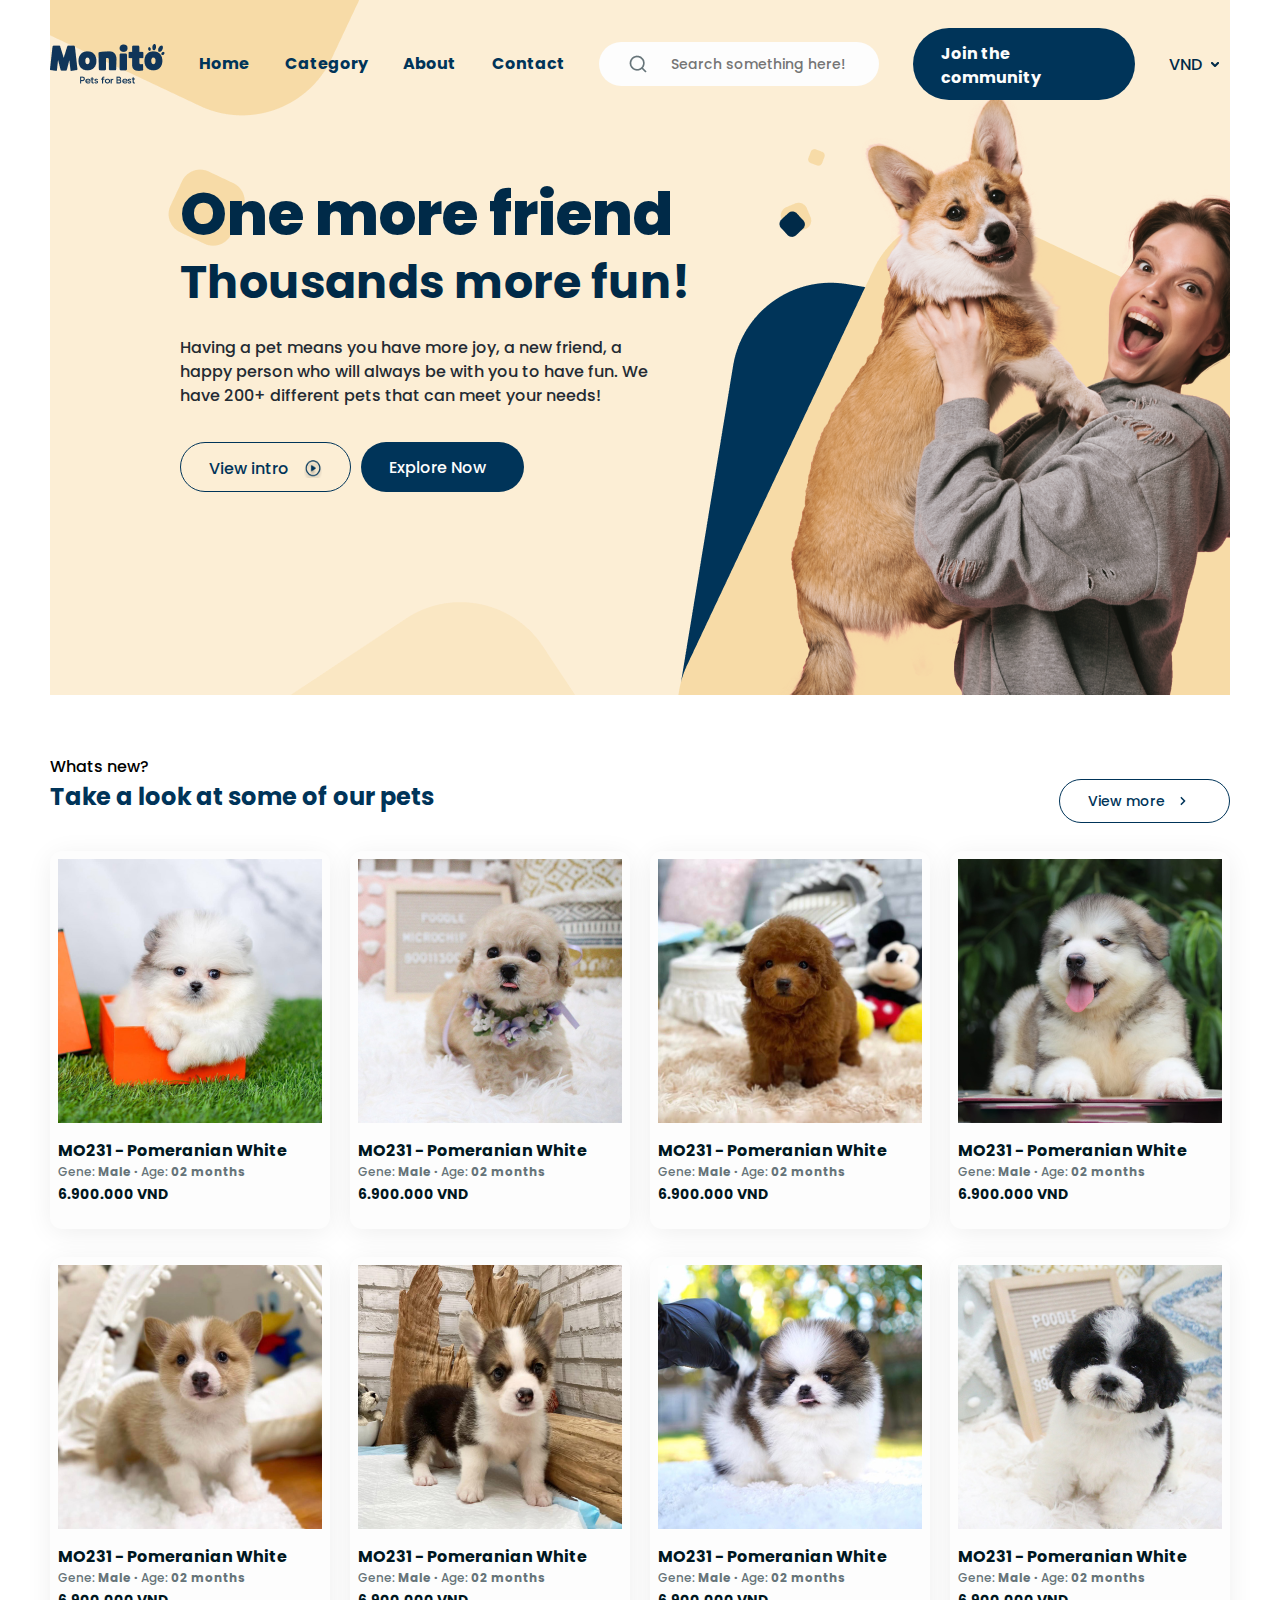
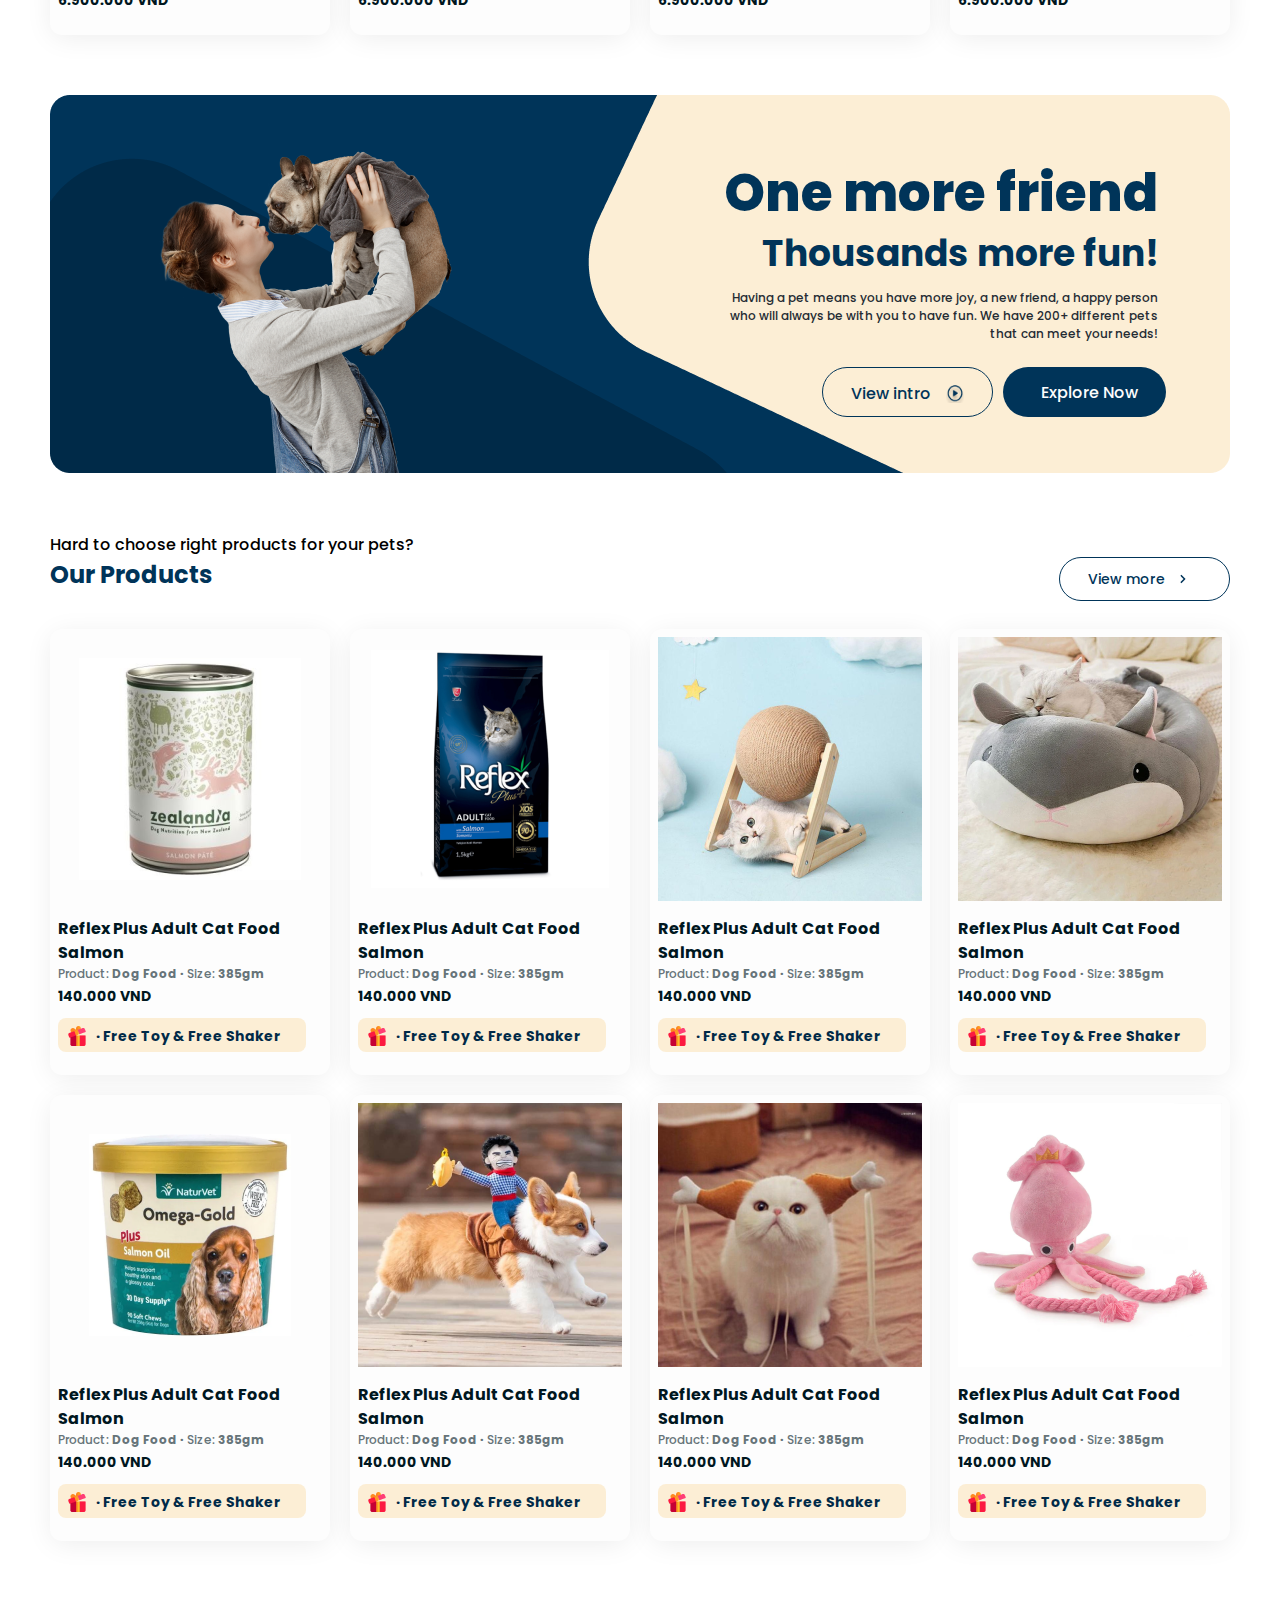
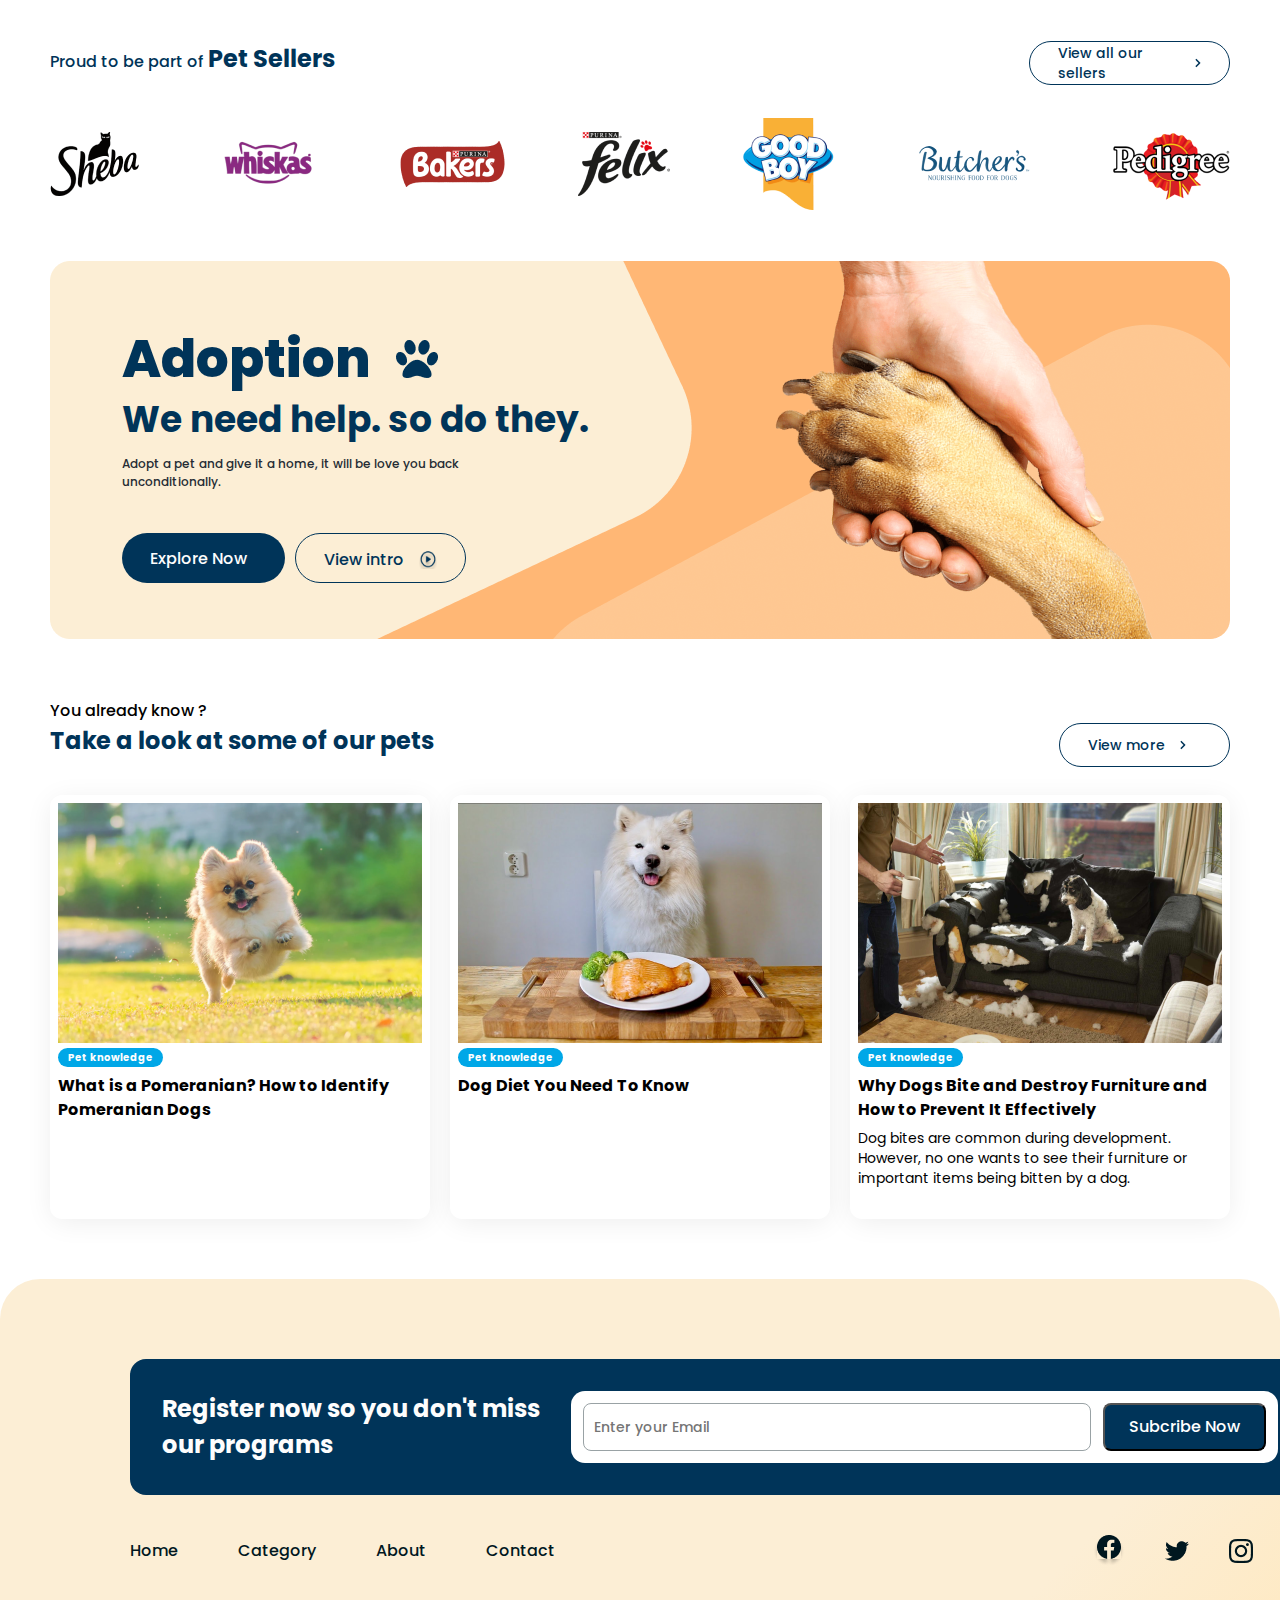
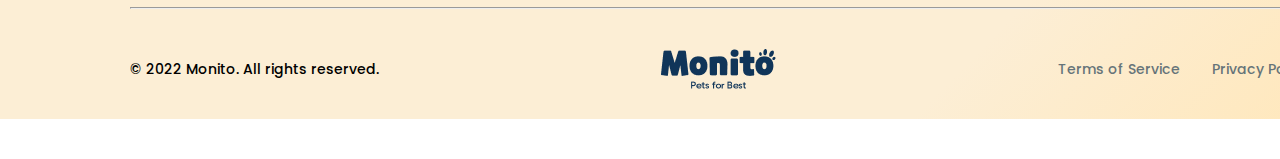
<file: index.html>
<!DOCTYPE html>
<html lang="en">
<head>
    <meta charset="UTF-8">
    <meta name="viewport" content="width=device-width, initial-scale=1.0">
    <title>Document</title>
    <link rel="stylesheet" href="style.css">
    <link rel="stylesheet" href="media.css">
</head>
<body>
    <div class="main-first">
        <header>
            <div class="container flex flex-between flex-aligin">
                <img src="img/logo.png" alt="">
                <ul class="flex flex-between">
                    <li><a href="index.html">Home</a></li>
                    <li><a href="">Category</a></li>
                    <li><a href="">About</a></li>
                    <li><a href="">Contact</a></li>
                </ul>
                <input type="search" placeholder="Search something here!">
                <a class="change" href="">Join the community</a>
                <select name="" id="">
                    <option value="">VND</option>
                </select>
            </div>
        </header>
        <div class="div-text">
            <h2>One more friend</h2>
            <h3>Thousands more fun!</h3>
            <p>Having a pet means you have more joy, a new friend, a happy person who will always be with you to have fun. We have 200+ different pets that can meet your needs!</p>
            <div class="div-a flex flex-between">
                <a class="first flex flex-between flex-aligin" href="">View intro<img src="img/intro.png" alt=""></a>
                <a class="second" href="">Explore Now</a>
            </div>
        </div>
    </div>
    <section class="whats-new">
        <div class="container">
            <h4>Whats new?</h4>
            <div class="flex flex-between">
                <h2>Take a look at some of our pets</h2>
                <a class="flex flex-aligin" href="">View more<img src="img/arrow-2.png" alt=""></a>
            </div>
            <div class="dogs flex flex-between flex-dir">
                <div class="dog">
                    <img src="img/1.png" alt="">
                    <h3>MO231 - Pomeranian White</h3>
                    <p>Gene: <span class="gray">Male ·</span>  Age: <span class="gray">02 months</span></p>
                    <span>6.900.000 VND</span>
                </div>
                <div class="dog">
                    <img src="img/2.png" alt="">
                    <h3>MO231 - Pomeranian White</h3>
                    <p>Gene: <span class="gray">Male ·</span>  Age: <span class="gray">02 months</span></p>
                    <span>6.900.000 VND</span>
                </div>
                <div class="dog">
                    <img src="img/3.png" alt="">
                    <h3>MO231 - Pomeranian White</h3>
                    <p>Gene: <span class="gray">Male ·</span>  Age: <span class="gray">02 months</span></p>
                    <span>6.900.000 VND</span>
                </div>
                <div class="dog">
                    <img src="img/4.png" alt="">
                    <h3>MO231 - Pomeranian White</h3>
                    <p>Gene: <span class="gray">Male ·</span>  Age: <span class="gray">02 months</span></p>
                    <span>6.900.000 VND</span>
                </div>
                <div class="dog">
                    <img src="img/5.png" alt="">
                    <h3>MO231 - Pomeranian White</h3>
                    <p>Gene: <span class="gray">Male ·</span>  Age: <span class="gray">02 months</span></p>
                    <span>6.900.000 VND</span>
                </div>
                <div class="dog">
                    <img src="img/6.png" alt="">
                    <h3>MO231 - Pomeranian White</h3>
                    <p>Gene: <span class="gray">Male ·</span>  Age: <span class="gray">02 months</span></p>
                    <span>6.900.000 VND</span>
                </div>
                <div class="dog">
                    <img src="img/7.png" alt="">
                    <h3>MO231 - Pomeranian White</h3>
                    <p>Gene: <span class="gray">Male ·</span>  Age: <span class="gray">02 months</span></p>
                    <span>6.900.000 VND</span>
                </div>
                <div class="dog">
                    <img src="img/8.png" alt="">
                    <h3>MO231 - Pomeranian White</h3>
                    <p>Gene: <span class="gray">Male ·</span>  Age: <span class="gray">02 months</span></p>
                    <span>6.900.000 VND</span>
                </div>
            </div>
        </div>
    </section>
    <section class="friend">
        <div class="container">
            <div class="friend-text">
                <h2>One more friend</h2>
                <h3>Thousands more fun!</h3>
                <p>Having a pet means you have more joy, a new friend, a happy person who will always be with you to have fun. We have 200+ different pets that can meet your needs!</p>
                <div class="div-a flex flex-between">
                    <a class="first flex flex-between flex-aligin" href="">View intro<img src="img/intro.png" alt=""></a>
                    <a class="second" href="friend.html">Explore Now</a>
                </div>
            </div>
        </div>
    </section>
    <section class="products">
        <div class="container">
            <h4>Hard to choose right products for your pets?</h4>
            <div class="flex flex-between">
                <h2>Our Products</h2>
                <a class="flex flex-aligin" href="">View more<img src="img/arrow-2.png" alt=""></a>
            </div>
            <div class="products-item flex flex-between flex-dir">
                <div class="product">
                    <img src="img/image 2.png" alt="">
                    <h3>Reflex Plus Adult Cat Food Salmon</h3>
                    <p>Product: <span class="gray">Dog Food ·</span>  Size: <span class="gray">385gm</span></p>
                    <span>140.000 VND</span>
                    <div class="free flex flex-between flex-aligin">
                        <img src="img/Group.png" alt="">
                        <h5> · Free Toy & Free Shaker</h5>
                    </div>
                </div>
                <div class="product">
                    <img src="img/image 2 (1).png" alt="">
                    <h3>Reflex Plus Adult Cat Food Salmon</h3>
                    <p>Product: <span class="gray">Dog Food ·</span>  Size: <span class="gray">385gm</span></p>
                    <span>140.000 VND</span>
                    <div class="free flex flex-between flex-aligin">
                        <img src="img/Group.png" alt="">
                        <h5> · Free Toy & Free Shaker</h5>
                    </div>
                </div>
                <div class="product">
                    <img src="img/image 2 (2).png" alt="">
                    <h3>Reflex Plus Adult Cat Food Salmon</h3>
                    <p>Product: <span class="gray">Dog Food ·</span>  Size: <span class="gray">385gm</span></p>
                    <span>140.000 VND</span>
                    <div class="free flex flex-between flex-aligin">
                        <img src="img/Group.png" alt="">
                        <h5> · Free Toy & Free Shaker</h5>
                    </div>
                </div>
                <div class="product">
                    <img src="img/image 2 (3).png" alt="">
                    <h3>Reflex Plus Adult Cat Food Salmon</h3>
                    <p>Product: <span class="gray">Dog Food ·</span>  Size: <span class="gray">385gm</span></p>
                    <span>140.000 VND</span>
                    <div class="free flex flex-between flex-aligin">
                        <img src="img/Group.png" alt="">
                        <h5> · Free Toy & Free Shaker</h5>
                    </div>
                </div>
                <div class="product">
                    <img src="img/image 2 (4).png" alt="">
                    <h3>Reflex Plus Adult Cat Food Salmon</h3>
                    <p>Product: <span class="gray">Dog Food ·</span>  Size: <span class="gray">385gm</span></p>
                    <span>140.000 VND</span>
                    <div class="free flex flex-between flex-aligin">
                        <img src="img/Group.png" alt="">
                        <h5> · Free Toy & Free Shaker</h5>
                    </div>
                </div>
                <div class="product">
                    <img src="img/image 2 (5).png" alt="">
                    <h3>Reflex Plus Adult Cat Food Salmon</h3>
                    <p>Product: <span class="gray">Dog Food ·</span>  Size: <span class="gray">385gm</span></p>
                    <span>140.000 VND</span>
                    <div class="free flex flex-between flex-aligin">
                        <img src="img/Group.png" alt="">
                        <h5> · Free Toy & Free Shaker</h5>
                    </div>
                </div>
                <div class="product">
                    <img src="img/image 2 (6).png" alt="">
                    <h3>Reflex Plus Adult Cat Food Salmon</h3>
                    <p>Product: <span class="gray">Dog Food ·</span>  Size: <span class="gray">385gm</span></p>
                    <span>140.000 VND</span>
                    <div class="free flex flex-between flex-aligin">
                        <img src="img/Group.png" alt="">
                        <h5> · Free Toy & Free Shaker</h5>
                    </div>
                </div>
                <div class="product">
                    <img src="img/image 2 (7).png" alt="">
                    <h3>Reflex Plus Adult Cat Food Salmon</h3>
                    <p>Product: <span class="gray">Dog Food ·</span>  Size: <span class="gray">385gm</span></p>
                    <span>140.000 VND</span>
                    <div class="free flex flex-between flex-aligin">
                        <img src="img/Group.png" alt="">
                        <h5> · Free Toy & Free Shaker</h5>
                    </div>
                </div>
            </div>
        </div>
    </section>
    <section class="sellers">
        <div class="container">
            <div class="flex flex-between">
                <h2>Proud to be part of <span>Pet Sellers</span></h2>
                <a class="flex flex-aligin" href="">View all our sellers<img src="img/arrow-2.png" alt=""></a>
            </div>
            <div class="flex flex-aligin flex-between flex-wrap">
                <img src="img/image 5.png" alt="">
                <img src="img/image 6.png" alt="">
                <img src="img/image 7.png" alt="">
                <img src="img/image 8.png" alt="">
                <img src="img/image 9.png" alt="">
                <img src="img/image 10.png" alt="">
                <img src="img/image 11.png" alt="">
            </div>
        </div>
    </section>
    <section class="adopt">
        <div class="container">
            <div class="adopt-text">
                <div class="adopt-img flex flex-aligin flex-between f">
                    <h2>Adoption</h2>
                    <img src="img/lapka.png" alt="">
                </div>    
                <h3>We need help. so do they.</h3>
                <p>Adopt a pet and give it a home, it will be love you back unconditionally.</p>
                <div class="div-a flex flex-between">
                    <a class="second" href="">Explore Now</a>
                    <a class="first flex flex-between flex-aligin" href="">View intro<img src="img/intro.png" alt=""></a>
                </div>
            </div>
        </div>
    </section>
    <section class="knowledge">
        <div class="container">
            <h4>You already know ?</h4>
            <div class="flex flex-between">
                <h2>Take a look at some of our pets</h2>
                <a class="flex flex-aligin" href="">View more<img src="img/arrow-2.png" alt=""></a>
            </div>
            <div class="flex flex-between flex-dir">
                <div class="know-card">
                    <img src="img/image 3.png" alt="">
                    <span>Pet knowledge</span>
                    <h3>What is a Pomeranian? How to Identify Pomeranian Dogs</h3>
                </div>
                <div class="know-card">
                    <img src="img/image 3 (1).png" alt="">
                    <span>Pet knowledge</span>
                    <h3>Dog Diet You Need To Know</h3>
                </div>
                <div class="know-card">
                    <img src="img/image 3 (2).png" alt="">
                    <span>Pet knowledge</span>
                    <h3>Why Dogs Bite and Destroy Furniture and How to Prevent It Effectively</h3>
                    <p>Dog bites are common during development. However, no one wants to see their furniture or important items being bitten by a dog.</p>
                </div>
            </div>
        </div>
    </section>
    <footer>
        <div class="container">
            <div class="div-blue flex flex-between">
                <h2>Register now so you don't miss our programs</h2>
                <div class="div-white flex flex-between">
                    <input type="email" placeholder="Enter your Email">
                    <input type="submit" value="Subcribe Now">
                </div>
            </div>
            <div class="links-div">
                <div class="links flex flex-between flex-aligin">
                    <ul class="pages flex flex-between">
                        <li><a href="">Home</a></li>
                        <li><a href="">Category</a></li>
                        <li><a href="">About</a></li>
                        <li><a href="">Contact</a></li>
                    </ul>
                    <ul class="social flex flex-between flex-aligin">
                        <li><a href=""><img src="img/Facebook - Negative.png" alt=""></a></li>
                        <li><a href=""><img src="img/Twitter - Negative.png" alt=""></a></li>
                        <li><a href=""><img src="img/Instagram - Negative.png" alt=""></a></li>
                        <li><a href=""><img src="img/YouTube - Negative.png" alt=""></a></li>
                    </ul>
                </div>
            </div>
            <hr>
            <div class="footer flex flex-between flex-aligin">
                <span>© 2022 Monito. All rights reserved.</span>
                <img src="img/logo.png" alt="">
                <a href="">Terms of Service</a>
                <a href="">Privacy Policy</a>
            </div>
        </div>
    </footer>
</body>
</html>
</file>
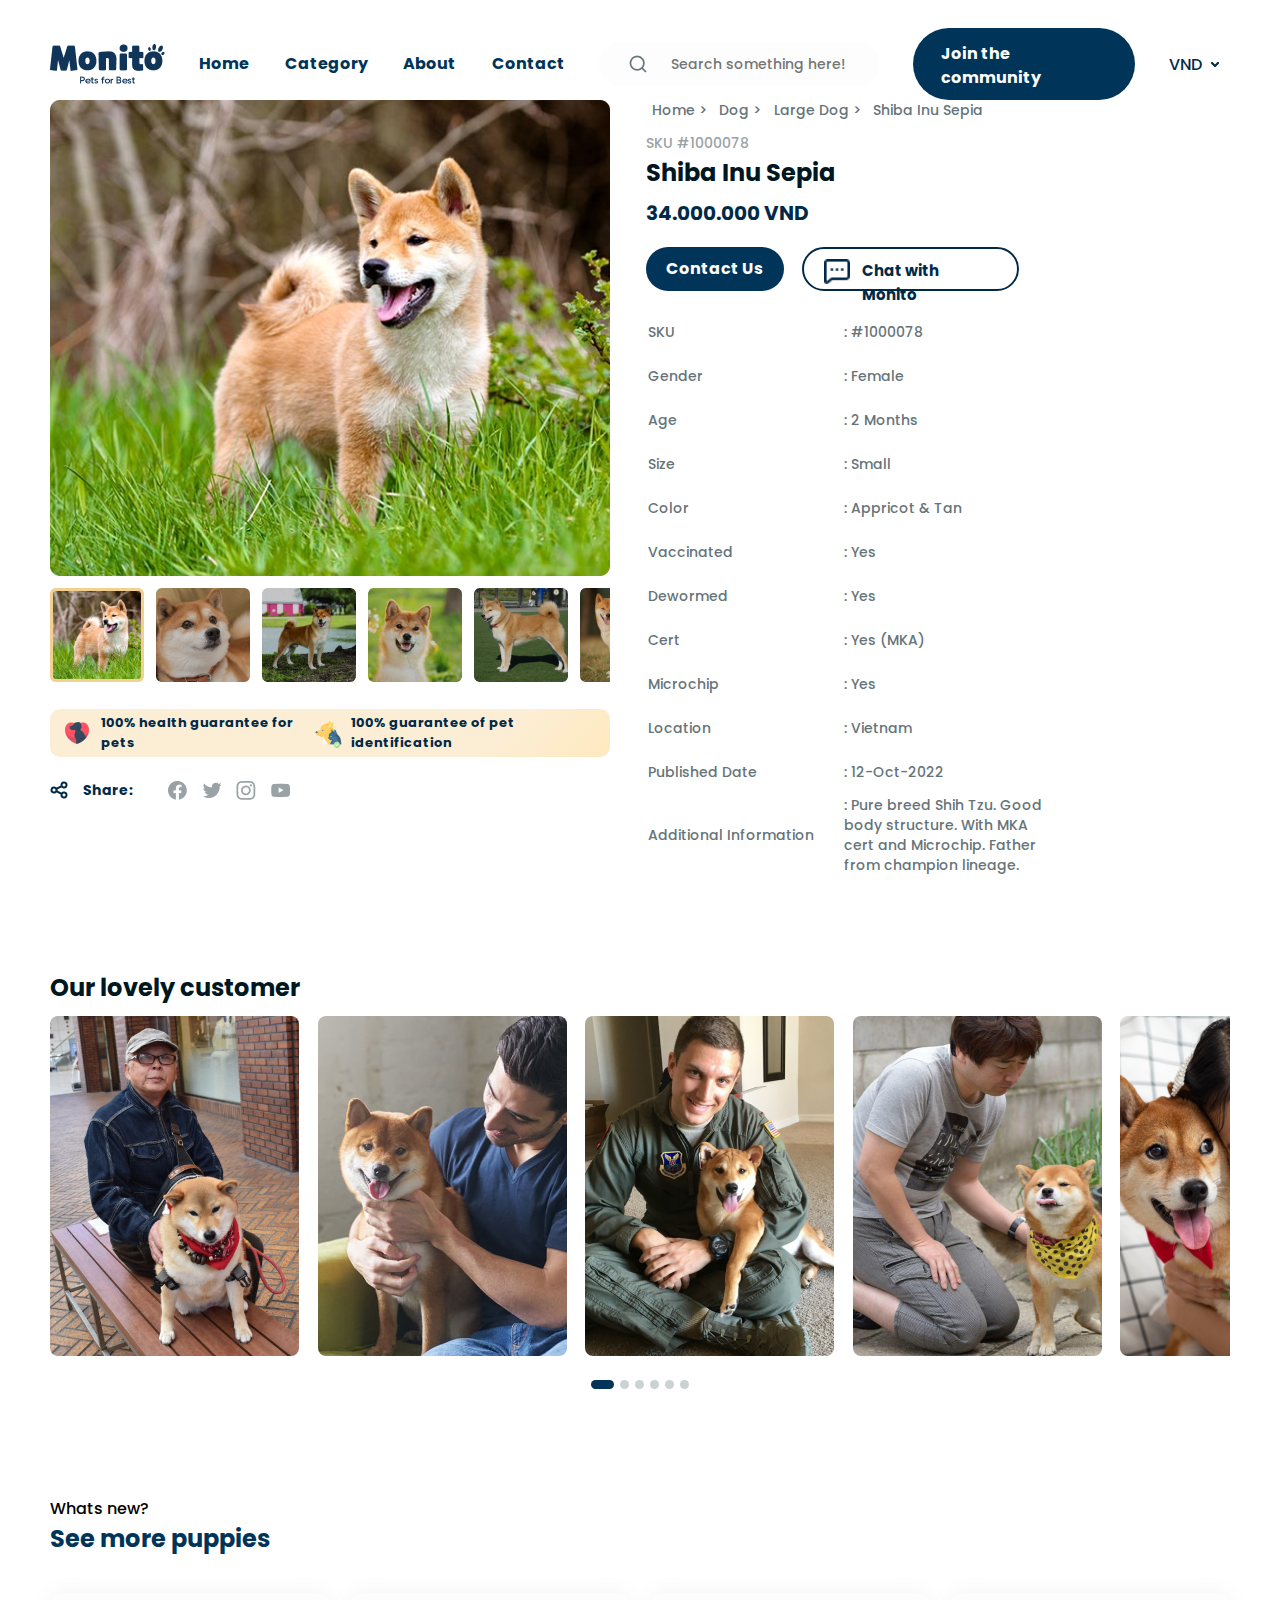
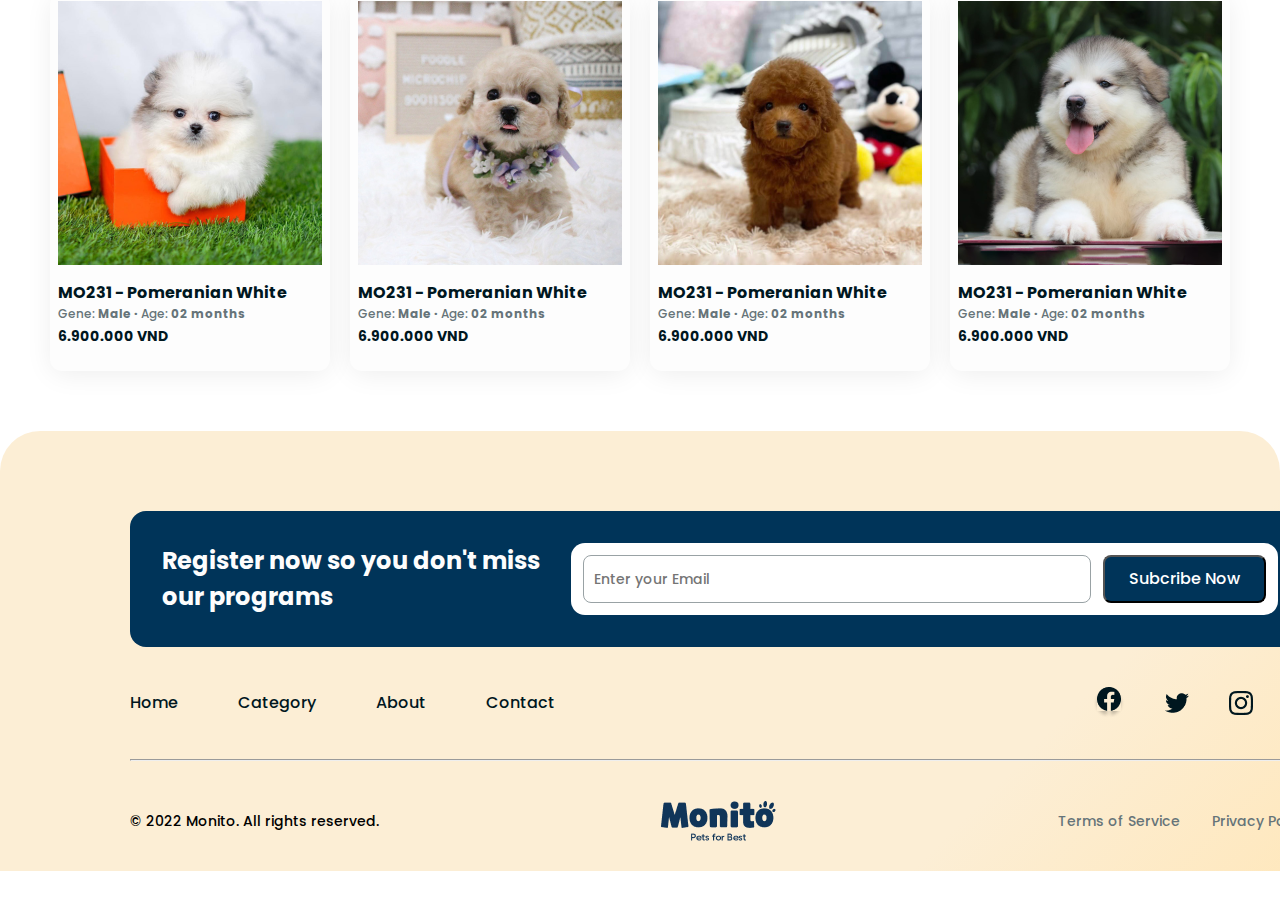
<file: dogpage.html>
<!DOCTYPE html>
<html lang="en">
<head>
    <meta charset="UTF-8">
    <meta name="viewport" content="width=device-width, initial-scale=1.0">
    <title>Document</title>
    <link rel="stylesheet" href="style.css">
    <link rel="stylesheet" href="media.css">
</head>
<body>
    <header>
        <div class="container flex flex-between flex-aligin">
            <img src="img/logo.png" alt="">
            <ul class="flex flex-between">
                <li><a href="index.html">Home</a></li>
                <li><a href="">Category</a></li>
                <li><a href="">About</a></li>
                <li><a href="">Contact</a></li>
            </ul>
            <input type="search" placeholder="Search something here!">
            <a class="change" href="">Join the community</a>
            <select name="" id="">
                <option value="">VND</option>
            </select>
        </div>
    </header>
    <section class="buy-dog">
        <div class="container flex flex-between">
            <div class="buy-left">
                <img src="img/shiba/image 1.png" alt="">
                <div class="flex flex-between">
                    <img src="img/shiba/image 2.png" alt="">
                    <img src="img/shiba/image 3.png" alt="">
                    <img src="img/shiba/image 4.png" alt="">
                    <img src="img/shiba/image 5.png" alt="">
                    <img src="img/shiba/image 6.png" alt="">
                    <img src="img/shiba/image 7.png" alt="">
                </div>
                <div class="garanted flex flex-between flex-aligin">
                    <img src="img/health.png" alt="">
                    <h3>100% health guarantee for pets</h3>
                    <img src="img/garant.png" alt="">
                    <h3>100% guarantee of pet identification</h3>
                </div>
                <div class="share-div flex flex-between flex-aligin">
                    <img src="img/share.png" alt="">
                    <h4>Share: </h4>
                    <img src="img/shiba/Facebook - Negative.png" alt="">
                    <img src="img/shiba/Twitter - Negative.png" alt="">
                    <img src="img/shiba/Instagram - Negative.png" alt="">
                    <img src="img/shiba/YouTube - Negative.png" alt="">
                </div>
            </div>
            <div class="buy-right">
                <ul class="buy-ul flex flex-between flex-aligin">
                    <li><a href="index.html">Home ></a></li>
                    <li><a href="friend.html">Dog ></a></li>
                    <li><a href="">Large Dog > </a></li>
                    <li><a href="">Shiba Inu Sepia</a></li>
                </ul>
                <span>SKU #1000078</span>
                <h2>Shiba Inu Sepia</h2>
                <h3>34.000.000 VND</h3>
                <div class="div-link flex flex-between">
                    <a class="a-contact" href="">Contact Us</a>
                    <a class="a-chat flex flex-between" href=""><img src="img/chat.png" alt="">Chat with Monito</a>
                </div>
                <table>
                    <tr>
                      <td class="left-td">SKU</td>
                      <td>: #1000078</td>
                    </tr>
                    <tr>
                      <td class="left-td">Gender</td>
                      <td>: Female</td>
                    </tr>
                    <tr>
                      <td class="left-td">Age</td>
                      <td>: 2 Months</td>
                    </tr>
                    <tr>
                      <td class="left-td">Size</td>
                      <td>: Small</td>
                    </tr>
                    <tr>
                      <td class="left-td">Color</td>
                      <td>: Appricot & Tan</td>
                    </tr>
                    <tr>
                      <td class="left-td">Vaccinated</td>
                      <td>: Yes</td>
                    </tr>
                    <tr>
                      <td class="left-td">Dewormed</td>
                      <td>: Yes</td>
                    </tr>
                    <tr>
                      <td class="left-td">Cert</td>
                      <td>: Yes (MKA)</td>
                    </tr>
                    <tr>
                      <td class="left-td">Microchip</td>
                      <td>: Yes</td>
                    </tr>
                    <tr>
                      <td class="left-td">Location</td>
                      <td>: Vietnam</td>
                    </tr>
                    <tr>
                      <td class="left-td">Published Date</td>
                      <td>: 12-Oct-2022</td>
                    </tr>
                    <tr>
                      <td>Additional Information</td>
                      <td class="width-td">: Pure breed Shih Tzu.
                        Good body structure.
                        With MKA cert and Microchip.
                        Father from champion lineage.</td>
                    </tr>
                </table>
            </div>
        </div>
    </section>
    <section class="costumer">
        <div class="container">
            <h2>Our lovely customer</h2>
            <div class="flex flex-between">
                <img src="img/image 22.png" alt="">
                <img src="img/image 22 (1).png" alt="">
                <img src="img/image 22 (2).png" alt="">
                <img src="img/image 22 (3).png" alt="">
                <img class="border-img" src="img/image 23.png" alt="">
            </div>
            <div class="span-div flex flex-between flex-aligin">
                <span class="blue-span"></span>
                <span></span>
                <span></span>
                <span></span>
                <span></span>
                <span></span>
            </div>
        </div>
    </section>
    <section class="whats-new">
        <div class="container">
            <h4>Whats new?</h4>
            <div class="flex flex-between">
                <h2>See more puppies</h2>
            </div>
            <div class="dogs flex flex-between">
                <div class="dog">
                    <img src="img/1.png" alt="">
                    <h3>MO231 - Pomeranian White</h3>
                    <p>Gene: <span class="gray">Male ·</span>  Age: <span class="gray">02 months</span></p>
                    <span>6.900.000 VND</span>
                </div>
                <div class="dog">
                    <img src="img/2.png" alt="">
                    <h3>MO231 - Pomeranian White</h3>
                    <p>Gene: <span class="gray">Male ·</span>  Age: <span class="gray">02 months</span></p>
                    <span>6.900.000 VND</span>
                </div>
                <div class="dog">
                    <img src="img/3.png" alt="">
                    <h3>MO231 - Pomeranian White</h3>
                    <p>Gene: <span class="gray">Male ·</span>  Age: <span class="gray">02 months</span></p>
                    <span>6.900.000 VND</span>
                </div>
                <div class="dog">
                    <img src="img/4.png" alt="">
                    <h3>MO231 - Pomeranian White</h3>
                    <p>Gene: <span class="gray">Male ·</span>  Age: <span class="gray">02 months</span></p>
                    <span>6.900.000 VND</span>
                </div>
            </div>
        </div>
    </section>
    <footer>
        <div class="container">
            <div class="div-blue flex flex-between">
                <h2>Register now so you don't miss our programs</h2>
                <div class="div-white flex flex-between">
                    <input type="email" placeholder="Enter your Email">
                    <input type="submit" value="Subcribe Now">
                </div>
            </div>
            <div class="links-div">
                <div class="links flex flex-between flex-aligin">
                    <ul class="pages flex flex-between">
                        <li><a href="">Home</a></li>
                        <li><a href="">Category</a></li>
                        <li><a href="">About</a></li>
                        <li><a href="">Contact</a></li>
                    </ul>
                    <ul class="social flex flex-between flex-aligin">
                        <li><a href=""><img src="img/Facebook - Negative.png" alt=""></a></li>
                        <li><a href=""><img src="img/Twitter - Negative.png" alt=""></a></li>
                        <li><a href=""><img src="img/Instagram - Negative.png" alt=""></a></li>
                        <li><a href=""><img src="img/YouTube - Negative.png" alt=""></a></li>
                    </ul>
                </div>
            </div>
            <hr>
            <div class="footer flex flex-between flex-aligin">
                <span>© 2022 Monito. All rights reserved.</span>
                <img src="img/logo.png" alt="">
                <a href="">Terms of Service</a>
                <a href="">Privacy Policy</a>
            </div>
        </div>
    </footer>
</file>
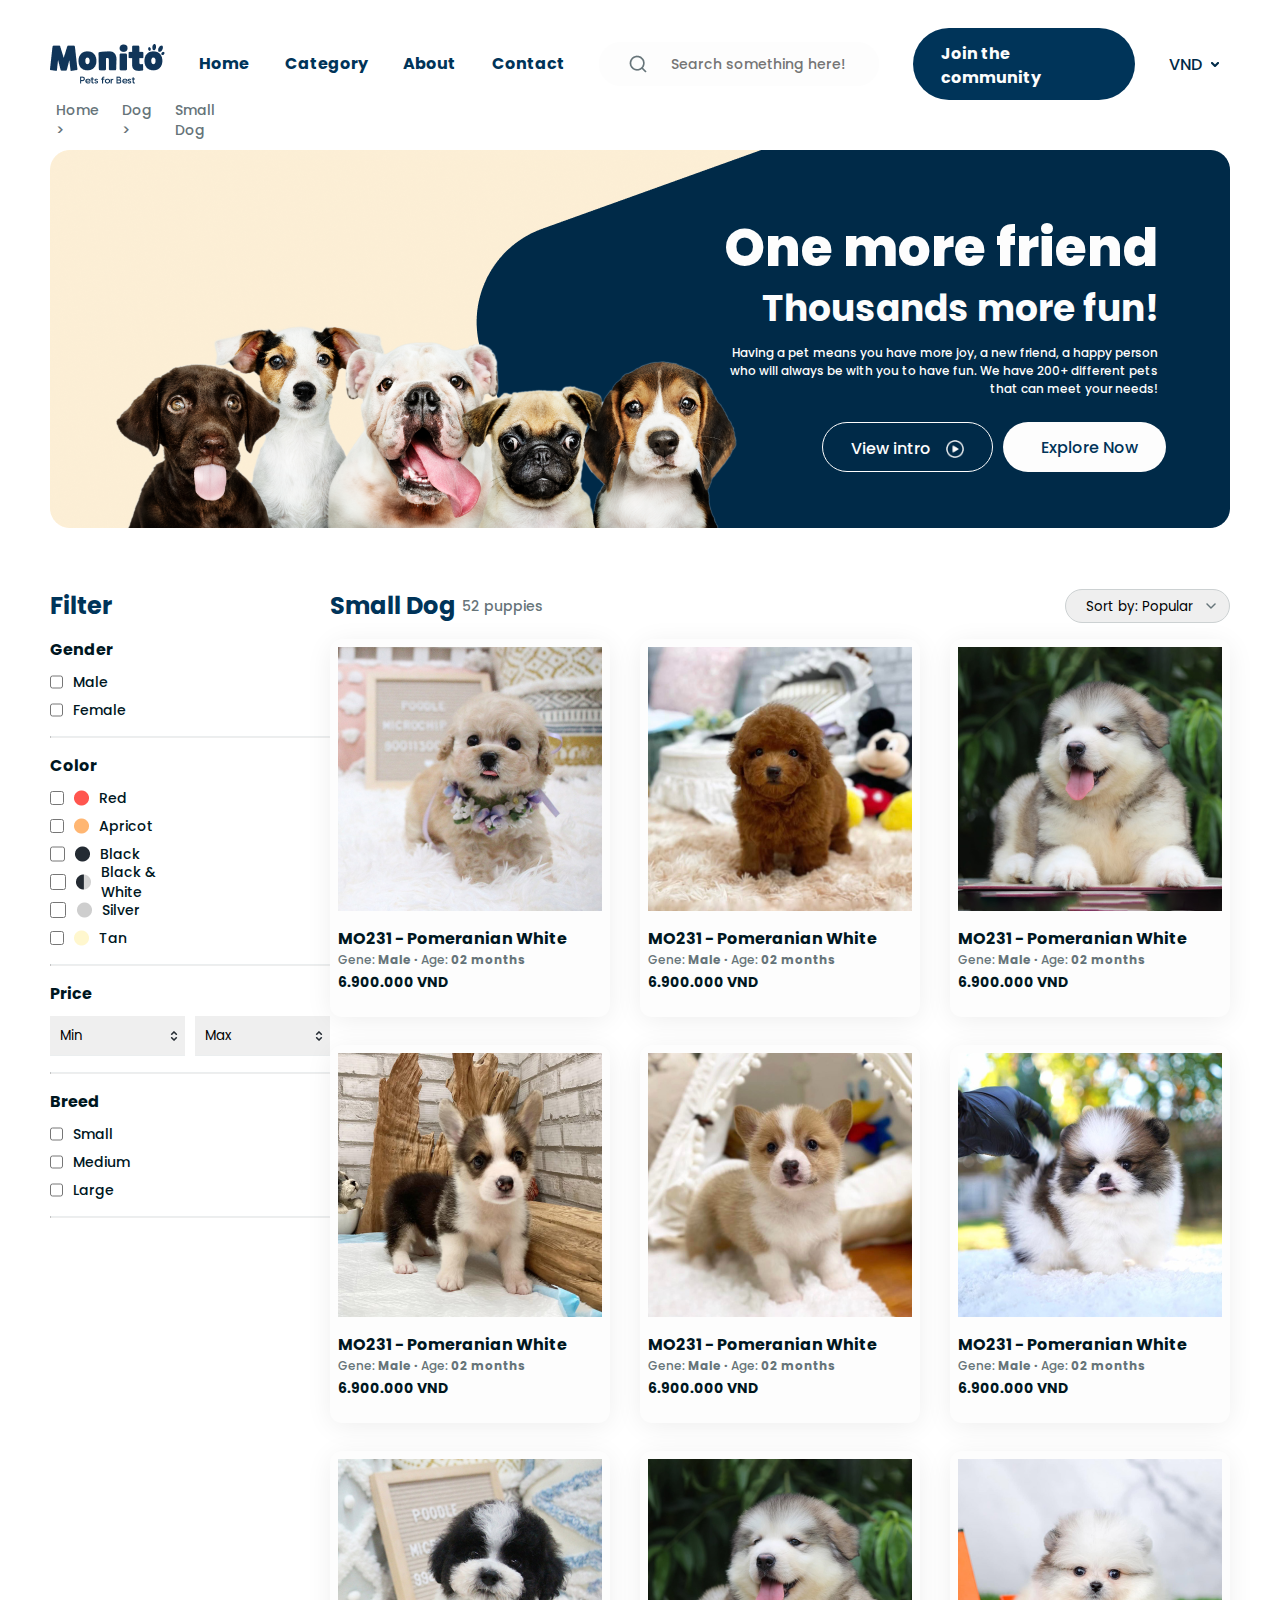
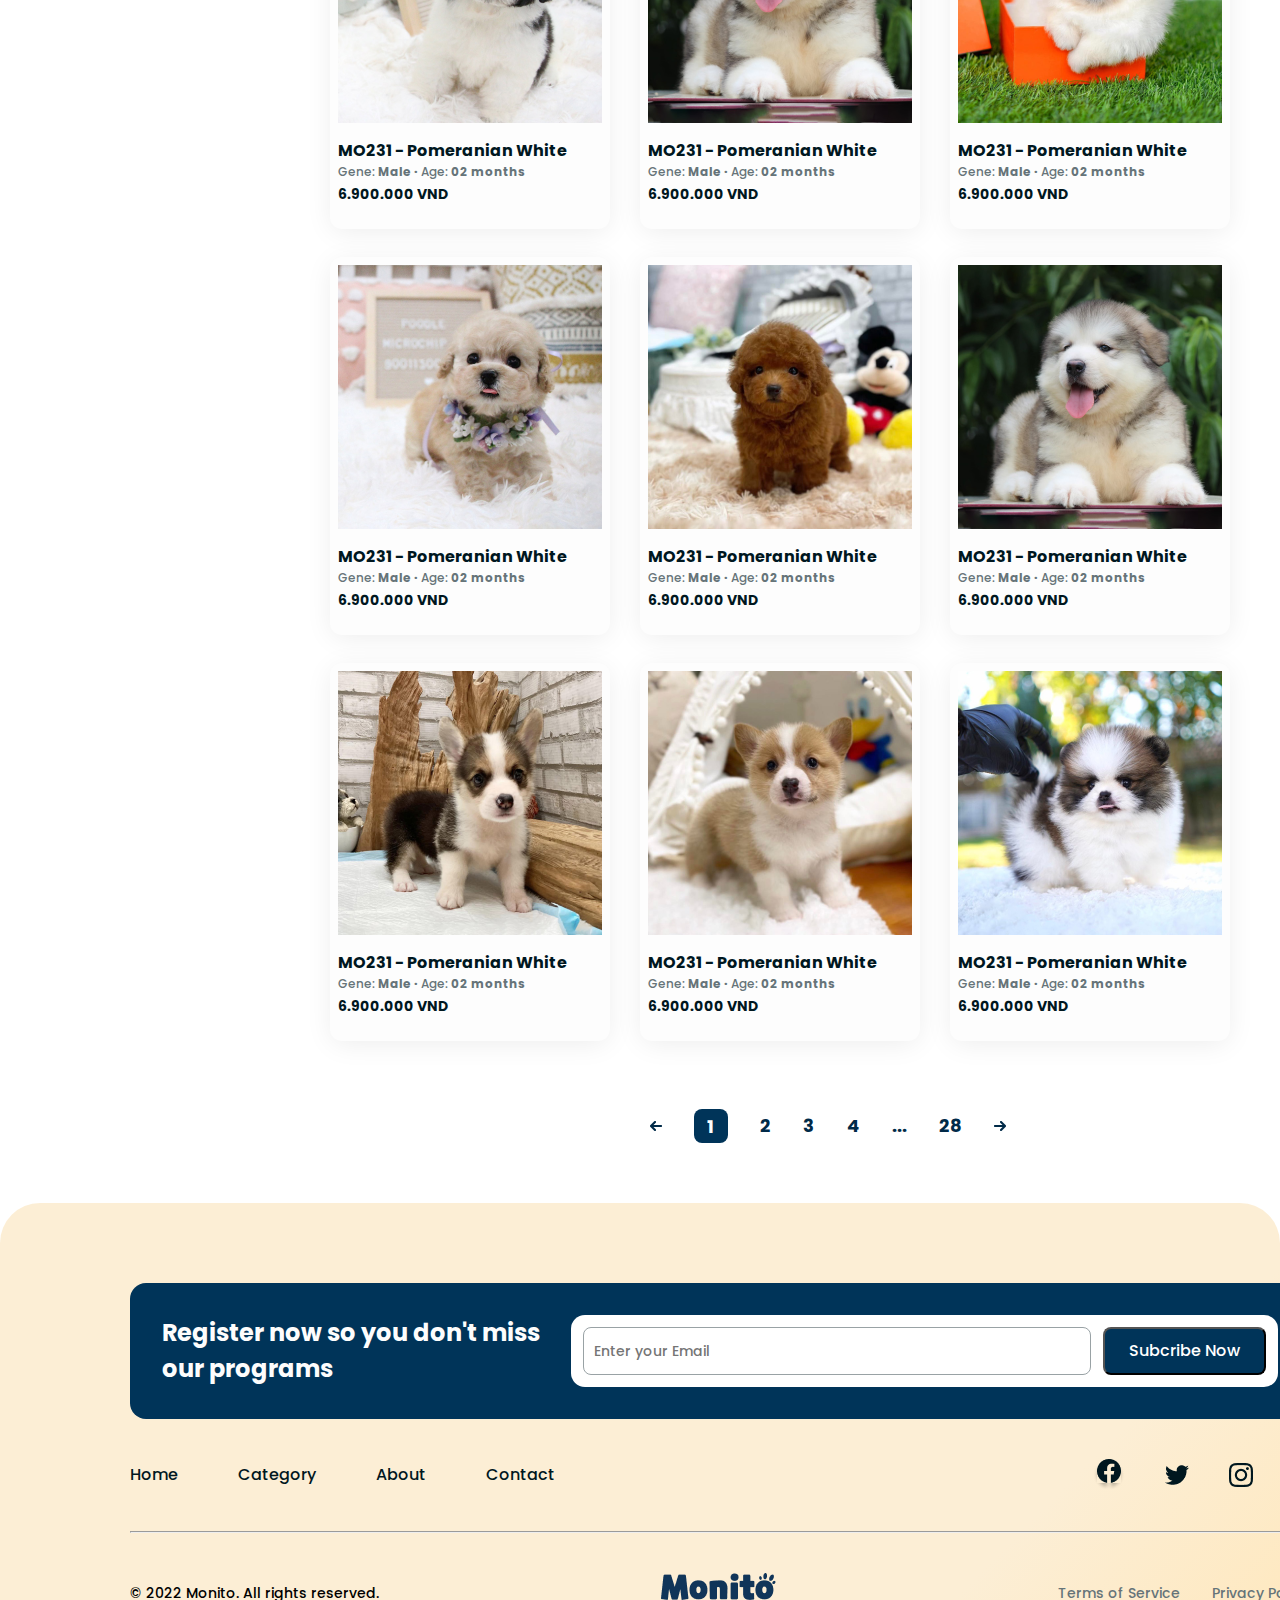
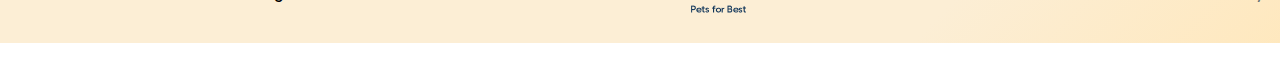
<file: friend.html>
<!DOCTYPE html>
<html lang="en">
<head>
    <meta charset="UTF-8">
    <meta name="viewport" content="width=device-width, initial-scale=1.0">
    <title>Document</title>
    <link rel="stylesheet" href="style.css">
    <link rel="stylesheet" href="media.css">
</head>
<body>
    <header>
        <div class="container flex flex-between flex-aligin">
            <img src="img/logo.png" alt="">
            <ul class="flex flex-between">
                <li><a href="index.html">Home</a></li>
                <li><a href="">Category</a></li>
                <li><a href="">About</a></li>
                <li><a href="">Contact</a></li>
            </ul>
            <input type="search" placeholder="Search something here!">
            <a class="change" href="">Join the community</a>
            <select name="" id="">
                <option value="">VND</option>
            </select>
        </div>
    </header>
    <div class="container">
        <ul class="friend-ul flex flex-between flex-aligin">
            <li><a href="index.html">Home ></a></li>
            <li><a href="">Dog ></a></li>
            <li><a href="">Small Dog </a></li>
        </ul>
    </div>
    <section class="friend-section">
        <div class="container">
            <div class="friend-text">
                <h2>One more friend</h2>
                <h3>Thousands more fun!</h3>
                <p>Having a pet means you have more joy, a new friend, a happy person who will always be with you to have fun. We have 200+ different pets that can meet your needs!</p>
                <div class="div-a flex flex-between">
                    <a class="first flex flex-between flex-aligin" href="">View intro<img src="img/-viewVector.png" alt=""></a>
                    <a class="second" href="friend.html">Explore Now</a>
                </div>
            </div>
        </div>
    </section>
    <section>
        <div class="container flex flex-between">
            <div class="friend-left">
                <h2>Filter</h2>
                <div class="friend-gender">
                    <h3>Gender</h3>
                    <div class="flex flex-between flex-aligin">
                        <input type="checkbox">
                        <h4>Male</h4>
                    </div>
                    <div class="flex flex-between flex-aligin">
                        <input type="checkbox">
                        <h4>Female</h4>
                    </div>
                </div>
                <hr>
                <div class="color-friend">
                    <h3>Color</h3>
                    <div class="red flex flex-between flex-aligin">
                        <input type="checkbox">
                        <img src="img/Frame 74.png" alt="">
                        <h4>Red</h4>
                    </div>
                    <div class="apricot flex flex-between flex-aligin">
                        <input type="checkbox">
                        <img src="img/Frame 74 (1).png" alt="">
                        <h4>Apricot</h4>
                    </div>
                    <div class="black flex flex-between flex-aligin">
                        <input type="checkbox">
                        <img src="img/Frame 74 (2).png" alt="">
                        <h4>Black</h4>
                    </div>
                    <div class="b-w flex flex-between flex-aligin">
                        <input type="checkbox">
                        <img src="img/Frame 74 (3).png" alt="">
                        <h4>Black & White</h4>
                    </div>
                    <div class="silver flex flex-between flex-aligin">
                        <input type="checkbox">
                        <img src="img/Frame 74 (4).png" alt="">
                        <h4>Silver</h4>
                    </div>
                    <div class="tan flex flex-between flex-aligin">
                        <input type="checkbox">
                        <img src="img/Frame 74 (5).png" alt="">
                        <h4>Tan</h4>
                    </div>
                </div>
                <hr>
                <div class="price-friend">
                    <h3>Price</h3>
                    <div class="min-max flex flex-between flex-aligin">
                        <select name="" id="">
                            <option value="">Min</option>
                            <option value="">Min</option>
                            <option value="">Min</option>
                        </select>
                        <select name="" id="">
                            <option value="">Max</option>
                            <option value="">Max</option>
                            <option value="">Max</option>
                        </select>
                    </div>
                </div>
                <hr>
                <div class="breed-friend">
                    <h3>Breed</h3>
                    <div class="flex flex-between flex-aligin">
                        <input type="checkbox">
                        <h4>Small</h4>
                    </div>
                    <div class="flex flex-between flex-aligin">
                        <input type="checkbox">
                        <h4>Medium</h4>
                    </div>
                    <div class="flex flex-between flex-aligin">
                        <input type="checkbox">
                        <h4>Large</h4>
                    </div>
                </div>
                <hr>
            </div>
            <div class="friend-right">
                <div class="friend-top flex flex-between flex-aligin">
                    <h2>Small Dog</h2>
                    <span>52 puppies</span>
                    <select name="" id="">
                        <option value="">Sort by: Popular</option>
                        <option value="">Sort by: Popular</option>
                        <option value="">Sort by: Popular</option>
                    </select>
                </div>
                <div class="dogs flex flex-between">
                    <a class="dog" href="dogpage.html">
                        <img src="img/2.png" alt="">
                        <h3>MO231 - Pomeranian White</h3>
                        <p>Gene: <span class="gray">Male ·</span>  Age: <span class="gray">02 months</span></p>
                        <span>6.900.000 VND</span>
                    </a>
                    <div class="dog">
                        <img src="img/3.png" alt="">
                        <h3>MO231 - Pomeranian White</h3>
                        <p>Gene: <span class="gray">Male ·</span>  Age: <span class="gray">02 months</span></p>
                        <span>6.900.000 VND</span>
                    </div>
                    <div class="dog">
                        <img src="img/4.png" alt="">
                        <h3>MO231 - Pomeranian White</h3>
                        <p>Gene: <span class="gray">Male ·</span>  Age: <span class="gray">02 months</span></p>
                        <span>6.900.000 VND</span>
                    </div>
                    <div class="dog">
                        <img src="img/6.png" alt="">
                        <h3>MO231 - Pomeranian White</h3>
                        <p>Gene: <span class="gray">Male ·</span>  Age: <span class="gray">02 months</span></p>
                        <span>6.900.000 VND</span>
                    </div>
                    <div class="dog">
                        <img src="img/5.png" alt="">
                        <h3>MO231 - Pomeranian White</h3>
                        <p>Gene: <span class="gray">Male ·</span>  Age: <span class="gray">02 months</span></p>
                        <span>6.900.000 VND</span>
                    </div>
                    <div class="dog">
                        <img src="img/7.png" alt="">
                        <h3>MO231 - Pomeranian White</h3>
                        <p>Gene: <span class="gray">Male ·</span>  Age: <span class="gray">02 months</span></p>
                        <span>6.900.000 VND</span>
                    </div>
                    <div class="dog">
                        <img src="img/8.png" alt="">
                        <h3>MO231 - Pomeranian White</h3>
                        <p>Gene: <span class="gray">Male ·</span>  Age: <span class="gray">02 months</span></p>
                        <span>6.900.000 VND</span>
                    </div>
                    <div class="dog">
                        <img src="img/4.png" alt="">
                        <h3>MO231 - Pomeranian White</h3>
                        <p>Gene: <span class="gray">Male ·</span>  Age: <span class="gray">02 months</span></p>
                        <span>6.900.000 VND</span>
                    </div>
                    <div class="dog">
                        <img src="img/1.png" alt="">
                        <h3>MO231 - Pomeranian White</h3>
                        <p>Gene: <span class="gray">Male ·</span>  Age: <span class="gray">02 months</span></p>
                        <span>6.900.000 VND</span>
                    </div>
                    <div class="dog">
                        <img src="img/2.png" alt="">
                        <h3>MO231 - Pomeranian White</h3>
                        <p>Gene: <span class="gray">Male ·</span>  Age: <span class="gray">02 months</span></p>
                        <span>6.900.000 VND</span>
                    </div>
                    <div class="dog">
                        <img src="img/3.png" alt="">
                        <h3>MO231 - Pomeranian White</h3>
                        <p>Gene: <span class="gray">Male ·</span>  Age: <span class="gray">02 months</span></p>
                        <span>6.900.000 VND</span>
                    </div>
                    <div class="dog">
                        <img src="img/4.png" alt="">
                        <h3>MO231 - Pomeranian White</h3>
                        <p>Gene: <span class="gray">Male ·</span>  Age: <span class="gray">02 months</span></p>
                        <span>6.900.000 VND</span>
                    </div>
                    <div class="dog">
                        <img src="img/6.png" alt="">
                        <h3>MO231 - Pomeranian White</h3>
                        <p>Gene: <span class="gray">Male ·</span>  Age: <span class="gray">02 months</span></p>
                        <span>6.900.000 VND</span>
                    </div>
                    <div class="dog">
                        <img src="img/5.png" alt="">
                        <h3>MO231 - Pomeranian White</h3>
                        <p>Gene: <span class="gray">Male ·</span>  Age: <span class="gray">02 months</span></p>
                        <span>6.900.000 VND</span>
                    </div>
                    <div class="dog">
                        <img src="img/7.png" alt="">
                        <h3>MO231 - Pomeranian White</h3>
                        <p>Gene: <span class="gray">Male ·</span>  Age: <span class="gray">02 months</span></p>
                        <span>6.900.000 VND</span>
                    </div>
                </div>
                <div class="num-friend flex flex-between flex-aligin">
                    <img src="img/left.png" alt="">
                    <a class="blue-a" href="">1</a>
                    <a href="">2</a>
                    <a href="">3</a>
                    <a href="">4</a>
                    <a href="">...</a>
                    <a href="">28</a>
                    <img src="img/right.png" alt="">
                </div>
            </div>
        </div>
    </section>
    <footer>
        <div class="container">
            <div class="div-blue flex flex-between">
                <h2>Register now so you don't miss our programs</h2>
                <div class="div-white flex flex-between">
                    <input type="email" placeholder="Enter your Email">
                    <input type="submit" value="Subcribe Now">
                </div>
            </div>
            <div class="links-div">
                <div class="links flex flex-between flex-aligin">
                    <ul class="pages flex flex-between">
                        <li><a href="">Home</a></li>
                        <li><a href="">Category</a></li>
                        <li><a href="">About</a></li>
                        <li><a href="">Contact</a></li>
                    </ul>
                    <ul class="social flex flex-between flex-aligin">
                        <li><a href=""><img src="img/Facebook - Negative.png" alt=""></a></li>
                        <li><a href=""><img src="img/Twitter - Negative.png" alt=""></a></li>
                        <li><a href=""><img src="img/Instagram - Negative.png" alt=""></a></li>
                        <li><a href=""><img src="img/YouTube - Negative.png" alt=""></a></li>
                    </ul>
                </div>
            </div>
            <hr>
            <div class="footer flex flex-between flex-aligin">
                <span>© 2022 Monito. All rights reserved.</span>
                <img src="img/logo.png" alt="">
                <a href="">Terms of Service</a>
                <a href="">Privacy Policy</a>
            </div>
        </div>
    </footer>
</file>
<file: style.css>
@import url('https://fonts.googleapis.com/css2?family=Poppins:ital,wght@0,100;0,200;0,300;0,400;0,500;0,600;0,700;0,800;0,900;1,100;1,200;1,300;1,400;1,500;1,600;1,700;1,800;1,900&display=swap');
* {
    margin: 0;
    padding: 0;
    box-sizing: border-box;
    font-family: "Poppins", sans-serif;
}
.container {
    width: 1180px;
    margin: 0 auto;
}
a, img {
    display: block;
}
a {
    text-decoration: none;
}
.flex {
    display: flex;
}
.flex-aligin {
    align-items: center;
}
.flex-between {
    justify-content: space-between;
}
header select {
    width: 61px;
    appearance: none;
    background: url(img/arrow.png) no-repeat 42px;
    color: rgb(0, 42, 72);
    font-size: 16px;
    font-weight: 500;
    line-height: 23px;
    border: none;
}
header {
    padding: 28px 0 28px 0;
    height: 100px;
}
header ul {
    list-style: none;
    width: 366px;
}
header li a {
    color: rgb(0, 52, 89);
    font-size: 16px;
    font-weight: 700;
    line-height: 24px;
}
header input {
    width: 280px;
    padding: 12px 20px 12px 16px;
    border-radius: 46px;
    background: rgb(253, 253, 253);
    background: url(img/loop.png) no-repeat 30px;
    font-size: 14px;
    font-weight: 500;
    line-height: 20px;
    text-align: right;
    color: rgb(153, 162, 165);
    background-color: rgb(253, 253, 253);
    border: none;
}
header .change {
    border-radius: 57px;
    background: rgb(0, 52, 89);
    color: rgb(253, 253, 253);
    font-size: 16px;
    font-weight: 700;
    line-height: 24px;
    width: 222px;
    padding: 14px 28px 10px 28px;
}
.main-first {
    background-image: url(img/foto.png);
    background-color: rgb(252, 238, 213);
    margin: 0 auto;
    background-repeat: no-repeat;
    width: 1180px;
    height: 695px;
}
.div-text {
    margin: 80px 0 0 130px;
}
.div-text h2 {
    color: rgb(0, 42, 72);
    font-size: 60px;
    font-weight: 800;
    line-height: 68px;
}
.div-text h3 {
    color: rgb(0, 42, 72);
    font-size: 46px;
    font-weight: 700;
    line-height: 60px;
    margin: 4px 0 24px 0;
}
.div-text p {
    color: rgb(36, 43, 51);
    font-size: 16px;
    font-weight: 500;
    line-height: 24px;
    margin-bottom: 34px;
    width: 480px;
}
.div-a {
    width: 344px;
}
.div-a .first {
    width: 171px;
    padding: 14px 28px 10px 28px;
    border: 1.5px solid rgb(0, 52, 89);
    border-radius: 57px;
    color: rgb(0, 52, 89);
    font-size: 16px;
    font-weight: 500;
    line-height: 24px;
}
.div-a img{
    margin-left: 5px;
    width: 18px;
    height: 18px;
}
.div-a .second {
    border-radius: 57px;
    background: rgb(0, 52, 89);
    width: 163px;
    padding: 14px 28px 10px 28px;
    color: rgb(253, 253, 253);
    font-size: 16px;
    font-weight: 500;
    line-height: 24px;
}
.dogs {
    flex-wrap: wrap;
}
.dog {
    margin-bottom: 28px;
    border-radius: 12px;
    box-shadow: 0px 4px 28px -2px rgba(0, 0, 0, 0.08);
    background: rgb(253, 253, 253);
    width: 280px;
    padding: 8px 8px 0px 8px;
    height: 378px;
}
.whats-new {
    margin: 60px 0 32px 0;
}
.whats-new h4 {
    font-size: 16px;
    font-weight: 500;
    line-height: 24px;
}
.whats-new h2 {
    color: rgb(0, 52, 89);
    font-size: 24px;
    font-weight: 700;
    line-height: 36px;
    margin-bottom: 36px;
}
.whats-new a {
    width: 171px;
    padding: 12px 28px 12px 28px;
    border: 1.5px solid rgb(0, 52, 89);
    border-radius: 57px;
    height: 44px;
    color: rgb(0, 52, 89);
    font-size: 14px;
    font-weight: 500;
    line-height: 20px;
}
.whats-new a img {
    margin-left: 15px;
}
.dog h3 {
    color: rgb(0, 23, 31);
    font-size: 16px;
    font-weight: 700;
    line-height: 24px;
    margin-top: 16px;
}
.dog p {
    color: rgb(102, 116, 121);
    font-size: 12px;
    font-weight: 500;
    line-height: 18px;
}
.dog .gray {
    font-size: 12px;
    color: rgb(102, 116, 121);
    font-weight: 700;
    line-height: 18px;
    margin: 4px 0 4px 0;
}
.dog span {
    color: rgb(0, 23, 31);
    font-size: 14px;
    font-weight: 700;
    line-height: 20px;
    margin-bottom: 20px;
}
.friend {
    margin-bottom: 60px;
    text-align: right;
}
.friend .container{
    background-image: url(img/Banner.png);
    height: 378px;
    padding-top: 64px;
}
.friend h2 {
    color: rgb(0, 52, 89);
    font-size: 52px;
    font-weight: 800;
    line-height: 68px;
}
.friend h3 {
    color: rgb(0, 52, 89);
    font-size: 36px;
    font-weight: 700;
    line-height: 54px;
}
.friend p {
    color: rgb(36, 43, 51);
    font-size: 12px;
    font-weight: 500;
    line-height: 18px;
    margin-top: 8px;
}
.friend-text {
    width: 436px;
    height: 258px;
    margin: 0 72px 56px 672px;
}
.friend-text div {
    margin: 24px 0 0 100px;
}
.products h4 {
    font-size: 16px;
    font-weight: 500;
    line-height: 24px;
}
.products h2 {
    color: rgb(0, 52, 89);
    font-size: 24px;
    font-weight: 700;
    line-height: 36px;
    margin-bottom: 36px;
}
.products a {
    width: 171px;
    padding: 12px 28px 12px 28px;
    border: 1.5px solid rgb(0, 52, 89);
    border-radius: 57px;
    height: 44px;
    color: rgb(0, 52, 89);
    font-size: 14px;
    font-weight: 500;
    line-height: 20px;
}
.products a img {
    margin-left: 15px;
}
.products-item {
    flex-wrap: wrap;
}
.product {
    margin-bottom: 20px;
    border-radius: 12px;
    box-shadow: 0px 4px 28px -2px rgba(0, 0, 0, 0.08);
    background: rgb(253, 253, 253);
    padding: 8px 8px 0px 8px;
    width: 280px;
    height: 446px;
}
.product h3 {
    color: rgb(0, 23, 31);
    font-size: 16px;
    font-weight: 700;
    line-height: 24px;
    margin-top: 16px;
}
.product p {
    color: rgb(102, 116, 121);
    font-size: 12px;
    font-weight: 500;
    line-height: 18px;
}
.product .gray {
    font-size: 12px;
    color: rgb(102, 116, 121);
    font-weight: 700;
    line-height: 18px;
    margin: 4px 0 4px 0;
}
.product span {
    color: rgb(0, 23, 31);
    font-size: 14px;
    font-weight: 700;
    line-height: 20px;
    margin-bottom: 20px;
}
.product .free {
    width: 248px;
    height: 34px;
    padding: 6px 10px 4px 10px;
    margin: 10px 0px;
    border-radius: 8px;
    background: rgb(252, 238, 213);
}
.product h5 {
    width: 200px;
    color: rgb(0, 42, 72);
    font-size: 14px;
    font-weight: 700;
    line-height: 20px;
}
.products {
    margin-bottom: 80px;
}
.sellers h2 {
    color: rgb(0, 52, 89);
    font-size: 16px;
    font-weight: 500;
    line-height: 31px;
    margin-bottom: 30px;
}
.sellers a {
    width: 201px;
    padding: 12px 28px 12px 28px;
    border: 1.5px solid rgb(0, 52, 89);
    border-radius: 57px;
    height: 44px;
    color: rgb(0, 52, 89);
    font-size: 14px;
    font-weight: 500;
    line-height: 20px;
}
.sellers a img {
    margin-left: 5px;
}
.sellers span {
    font-size: 24px;
    font-weight: 700;
    line-height: 36px;
}
.sellers {
    margin-bottom: 40px;
}
.adopt .container {
    background-image: url(img/Banner-hand.png);
    width: 1180px;
    height: 378px;
    padding-top: 64px;
    margin-bottom: 60px;
}
.adopt-text h2 {
    color: rgb(0, 52, 89);
    font-size: 52px;
    font-weight: 800;
    line-height: 68px;
}
.adopt-text h3 {
    color: rgb(0, 52, 89);
    font-size: 36px;
    font-weight: 700;
    line-height: 54px;
}
.adopt-text p {
    color: rgb(36, 43, 51);
    font-size: 12px;
    font-weight: 500;
    line-height: 18px;
    margin-top: 8px;
    width: 394px;
}
.adopt-text {
    width: 486px;
    height: 258px;
    margin: 0 672px 56px 72px;
}
.adopt-text .adopt-img img {
    margin-right: 170px;
}
.adopt .div-a {
    margin-top: 42px;
}
.knowledge {
    margin-bottom: 60px;
}
.knowledge h4 {
    font-size: 16px;
    font-weight: 500;
    line-height: 24px;
}
.knowledge h2 {
    color: rgb(0, 52, 89);
    font-size: 24px;
    font-weight: 700;
    line-height: 36px;
    margin-bottom: 36px;
}
.knowledge a {
    width: 171px;
    padding: 12px 28px 12px 28px;
    border: 1.5px solid rgb(0, 52, 89);
    border-radius: 57px;
    height: 44px;
    color: rgb(0, 52, 89);
    font-size: 14px;
    font-weight: 500;
    line-height: 20px;
}
.knowledge a img {
    margin-left: 15px;
}
.knowledge .know-card {
    width: 380px;
    height: 424px;
    padding: 8px;
    border-radius: 12px;
    box-shadow: 0px 4px 28px -2px rgba(0, 0, 0, 0.08);
    background: rgb(255, 255, 255);
}
.know-card span {
    width: 89px;
    height: 20px;
    border-radius: 28px;
    background: rgb(0, 167, 231);
    margin: 10px 0px;
    padding: 2px 10px 2px 10px;
    color: rgb(253, 253, 253);
    font-size: 10px;
    font-weight: 700;
    line-height: 16px;
}
.know-card h3 {
    font-size: 16px;
    font-weight: 700;
    line-height: 24px;
    margin: 6px 0;
}
.know-card p {
    font-size: 14px;
    font-weight: 400;
    line-height: 20px;
    margin: 6px 0px;
}
footer {
    border-radius: 40px 40px 0px 0px;
    background: linear-gradient(134.45deg, rgb(252, 238, 213) 6.444%,rgb(252, 238, 213) 78.484%,rgb(255, 231, 186) 104.448%);
    height: 440px;
    padding: 80px 130px 40px 130px;
    width: 100%;
    margin: 0 auto;
    margin-bottom: 40px;
}
footer .div-blue {
    width: 1180px;
    height: 136px;
    border-radius: 16px;
    background: rgb(0, 52, 89);
    padding: 32px;
    margin: 0 0 40px 0;
}
.div-blue h2 {
    color: rgb(253, 253, 253);
    font-size: 24px;
    font-weight: 700;
    line-height: 36px;
    width: 389px;
}
.div-white {
    border-radius: 14px;
    background: rgb(255, 255, 255);
    width: 707px;
    padding: 12px;
}
.div-white input[type="email"] {
    width: 508px;
    box-sizing: border-box;
    border: 1px solid rgb(153, 162, 165);
    border-radius: 8px;
    background: rgb(255, 255, 255);
    padding: 10px;
    font-size: 14px;
    font-weight: 500;
    line-height: 20px;
}
.div-white input[type="submit"] {
    width: 163px;
    border-radius: 8px;
    background: rgb(0, 52, 89);
    font-size: 16px;
    font-weight: 500;
    line-height: 24px;
    color: white;
}
footer ul {
    list-style: none;
}
footer li a {
    color: rgb(0, 23, 31);
    font-size: 16px;
    font-weight: 500;
    line-height: 24px;
}
.social {
    width: 216px;
    margin-left: 478px;
}
.links {
    width: 402px;
}
.links a {
    margin-right: 60px;
}
.social a {
    margin-right: 40px;
}
.links-div {
    width: 100px;
}
footer hr {
    margin-top: 40px;
}
.footer {
    margin-top: 40px;
}
.footer span {
    font-size: 14px;
    font-weight: 500;
    line-height: 20px;
}
.footer a {
    color: rgb(102, 116, 121);
    font-size: 14px;
    font-weight: 500;
    line-height: 20px;
    width: 113,5px;
}
.footer img {
    margin: 0 250px 0 250px;
}
.friend-ul {
    width: 204px;
    list-style: none;
    margin-bottom:10px
}
.friend-ul a {
    color: rgb(102, 116, 121);
    font-size: 14px;
    font-weight: 500;
    line-height: 20px;
    margin: 0px 6px;
}
.friend-section {
    margin-bottom: 60px;
    text-align: right;
}
.friend-section .container{
    background-image: url(img/friend-Banner.png);
    height: 378px;
    padding-top: 64px;
}
.friend-section h2 {
    color: rgb(253, 253, 253);
    font-size: 52px;
    font-weight: 800;
    line-height: 68px;
}
.friend-section h3 {
    color: rgb(253, 253, 253);
    font-size: 36px;
    font-weight: 700;
    line-height: 54px;
}
.friend-section p {
    color: rgb(253, 253, 253);
    font-size: 12px;
    font-weight: 500;
    line-height: 18px;
    margin-top: 8px;
}
.friend-section .friend-text {
    width: 436px;
    height: 258px;
    margin: 0 72px 56px 672px;
}
.friend-section .friend-text div {
    margin: 24px 0 0 100px;
}
.div-a {
    width: 344px;
}
.friend-section .div-a .first {
    width: 171px;
    padding: 14px 28px 10px 28px;
    border: 1.5px solid rgb(253, 253, 253);
    border-radius: 57px;
    color: rgb(253, 253, 253);
    font-size: 16px;
    font-weight: 500;
    line-height: 24px;
}
.friend-section .div-a img{
    margin-left: 5px;
    width: 18px;
    height: 18px;
}
.friend-section .div-a .second {
    border-radius: 57px;
    background: rgb(253, 253, 253);
    width: 163px;
    padding: 14px 28px 10px 28px;
    color: rgb(0, 52, 89);
    font-size: 16px;
    font-weight: 500;
    line-height: 24px;
}
.friend-left {
    width: 280px;
    text-align: left;
}
.friend-left h2 {
    color: rgb(0, 52, 89);
    font-size: 24px;
    font-weight: 700;
    line-height: 36px;
    margin-bottom: 14px;
}
.friend-right h2 {
    color: rgb(0, 52, 89);
    font-size: 24px;
    font-weight: 700;
    line-height: 36px;
}
.friend-left h3 {
    color: rgb(0, 23, 31);
    font-size: 16px;
    font-weight: 700;
    line-height: 24px;
    margin-bottom: 10px;
}
.friend-left h4 {
    color: rgb(0, 23, 31);
    font-size: 14px;
    font-weight: 500;
    line-height: 20px;
}
.friend-left hr {
    margin: 16px 0 16px 0;
}
.color-friend div {
    height: 20px;
    margin-bottom: 8px;
}
.breed-friend div, .friend-gender div{
    margin-bottom: 8px;
    width: 78px;
}
.breed-friend h4, .friend-gender h4{
    margin-right: 80px;
}
.breed-friend input, .friend-gender input, .color-friend input{
    margin-right: 10px;
}
.color-friend img {
    margin-right: 10px;
}
.friend-left input {
    width: 16px;
    height: 16px;
    box-sizing: border-box;
    border: 1px solid rgb(204, 209, 210);
    border-radius: 4px;
    background: rgb(255, 255, 255);
}
.red, .tan h4{
    margin-right: 203px;
}
.apricot {
    margin-right: 177px;
}
.black, .silver {
    margin-right: 190px;
}
.b-w {
    margin-right: 130px;
}
.friend-left select {
    width: 135px;
    height: 40px;
    appearance: none;
    background-image: url(img/2arrow.png);
    background-repeat: no-repeat;
    background-position: 120px;
    padding: 10px;
    box-sizing: border-box;
    border: none;
    border-bottom: 1px solid rgb(235, 238, 239);
}
.friend-left option {
    font-size: 14px;
    font-weight: 500;
    line-height: 20px;
}
.friend-left hr {
    border-top: 1px solid rgb(235, 238, 239); 
}
.friend-top span {
    color: rgb(102, 116, 121);
    font-size: 14px;
    font-weight: 500;
    line-height: 20px;
    margin-right: 516px;
}
.friend-top select {
    width: 165px;
    height: 34px;
    box-sizing: border-box;
    border: 1px solid rgb(204, 209, 210);
    border-radius: 20px;
    appearance: none;
    background-image: url(img/down.png);
    background-repeat: no-repeat;
    background-position: 140px;
    padding-left: 20px;
}
.friend-top option {
    color: rgb(102, 116, 121);
    font-size: 14px;
    font-weight: 500;
    line-height: 20px;
}
.friend-top {
    margin-bottom: 15px;
}
.num-friend {
    width: 356px;
    height: 34px;
    margin: 40px 0 60px 320px;
}
.num-friend a {
    color: rgb(0, 42, 72);
    font-size: 18px;
    font-weight: 700;
    line-height: 24px;
}
.num-friend .blue-a {
    color: rgb(253, 253, 253);
    border-radius: 8px;
    background: rgb(0, 52, 89);
    width: 34px;
    height: 34px;
    padding: 6px 13px 4px 13px;
}
.buy-ul {
    width: 343px;
    list-style: none;
    margin-bottom:10px
}
.buy-ul a {
    color: rgb(102, 116, 121);
    font-size: 14px;
    font-weight: 500;
    line-height: 20px;
    margin: 0px 6px;
}
.buy-left img{
    margin-bottom: 12px;
}
.share-div img, .garanted img {
    margin-bottom: 0;
}
.garanted {
    width: 560px;
    height: 48px;
    border-radius: 10px;
    background: linear-gradient(134.45deg, rgb(252, 238, 213) 6.453%,rgb(252, 238, 213) 78.601%,rgb(255, 231, 186) 104.604%);
    padding: 9px 12px 9px 12px;
    margin: 15px 0 17px 0;
}
.garanted h3 {
    color: rgb(0, 42, 72);
    font-size: 13px;
    font-weight: 700;
    line-height: 20px;
}
.garanted img {
    margin-right: 9px;
}
.share-div {
    width: 240px;
    height: 32px;
}
.share-div h4 {
    color: rgb(0, 42, 72);
    font-size: 14px;
    font-weight: 700;
    line-height: 20px;
    margin-right: 21px;
}
.buy-left {
    width: 560px;
    margin-right: 20px;
}
.buy-right span{
    color: rgb(153, 162, 165);
    font-size: 14px;
    font-weight: 500;
    line-height: 20px;
    margin: 2px 0 2px 0;
}
.buy-right h2 {
    color: rgb(0, 23, 31);
    font-size: 24px;
    font-weight: 700;
    line-height: 36px;
    margin-bottom: 6px;
}
.buy-right h3 {
    color: rgb(0, 42, 72);
    font-size: 20px;
    font-weight: 700;
    line-height: 32px;
    margin-bottom: 18px;
}
.div-link {
    width: 373px;
    margin-bottom: 18px;
}
.div-link .a-contact {
    width: 138px;
    height: 44px;
    border-radius: 57px;
    background: rgb(0, 52, 89);
    color: rgb(253, 253, 253);
    padding: 10px 20px 5px 20px;
    font-size: 16px;
    font-weight: 700;
    line-height: 24px;
}
.div-link .a-chat {
    width: 217px;
    height: 44px;
    padding: 10px 20px 5px 20px;
    box-sizing: border-box;
    border: 2px solid rgb(0, 42, 72);
    border-radius: 57px;
    color: rgb(0, 42, 72);
    font-size: 15px;
    font-weight: 700;
    line-height: 24px;
}
.div-link img {
    margin-right: 12px;
}
.buy-right td {
    color: rgb(102, 116, 121);
    font-size: 14px;
    font-weight: 500;
    line-height: 20px;
}
.buy-right tr {
    padding: 8px 0px 8px 0px;
    height: 42px;
}
.width-td {
    width: 202px;
}
.buy-right {
    width: 517px;
    margin-right: 67px;
}
.left-td {
    width: 194px;
}
.buy-dog {
    margin-bottom: 44px;
    height: 826px;
}
.costumer h2 {
    color: rgb(0, 23, 31);
    font-size: 24px;
    font-weight: 700;
    line-height: 36px;
    margin-bottom: 10px;
}
.costumer img {
    border-radius: 8px;
    margin-bottom: 24px;
}
.costumer .border-img {
    border-radius: 8px 0 0 8px;
}
.costumer .span-div {
    width: 97.5px;
    margin: 0 auto;
    margin-bottom: 108px;
}
.costumer .blue-span {
    width: 22.5px;
    height: 9px;
    border-radius: 7.5px;
    background: rgb(0, 52, 89);
}
.costumer span {
    width: 9px;
    height: 9px;
    border-radius: 7.5px;
    background: rgb(204, 209, 210);
}
</file>
<file: media.css>
@media screen and (max-width:1200px) {
    .container {
        width: 960px;
    }
}
@media screen and (max-width:992px) {
    .container {
        width: 720px;
    }
}
@media screen and (max-width:768px) {
    .container {
        width: 540px;
    }
}
@media screen and (max-width:576px) {
    .container {
        width: 100%;
        padding: 0 15px;
    }
    .flex-dir {
        flex-direction: column;
        align-items: center;
    }
    .flex-wrap {
        flex-wrap: wrap;
    }
}
</file>
